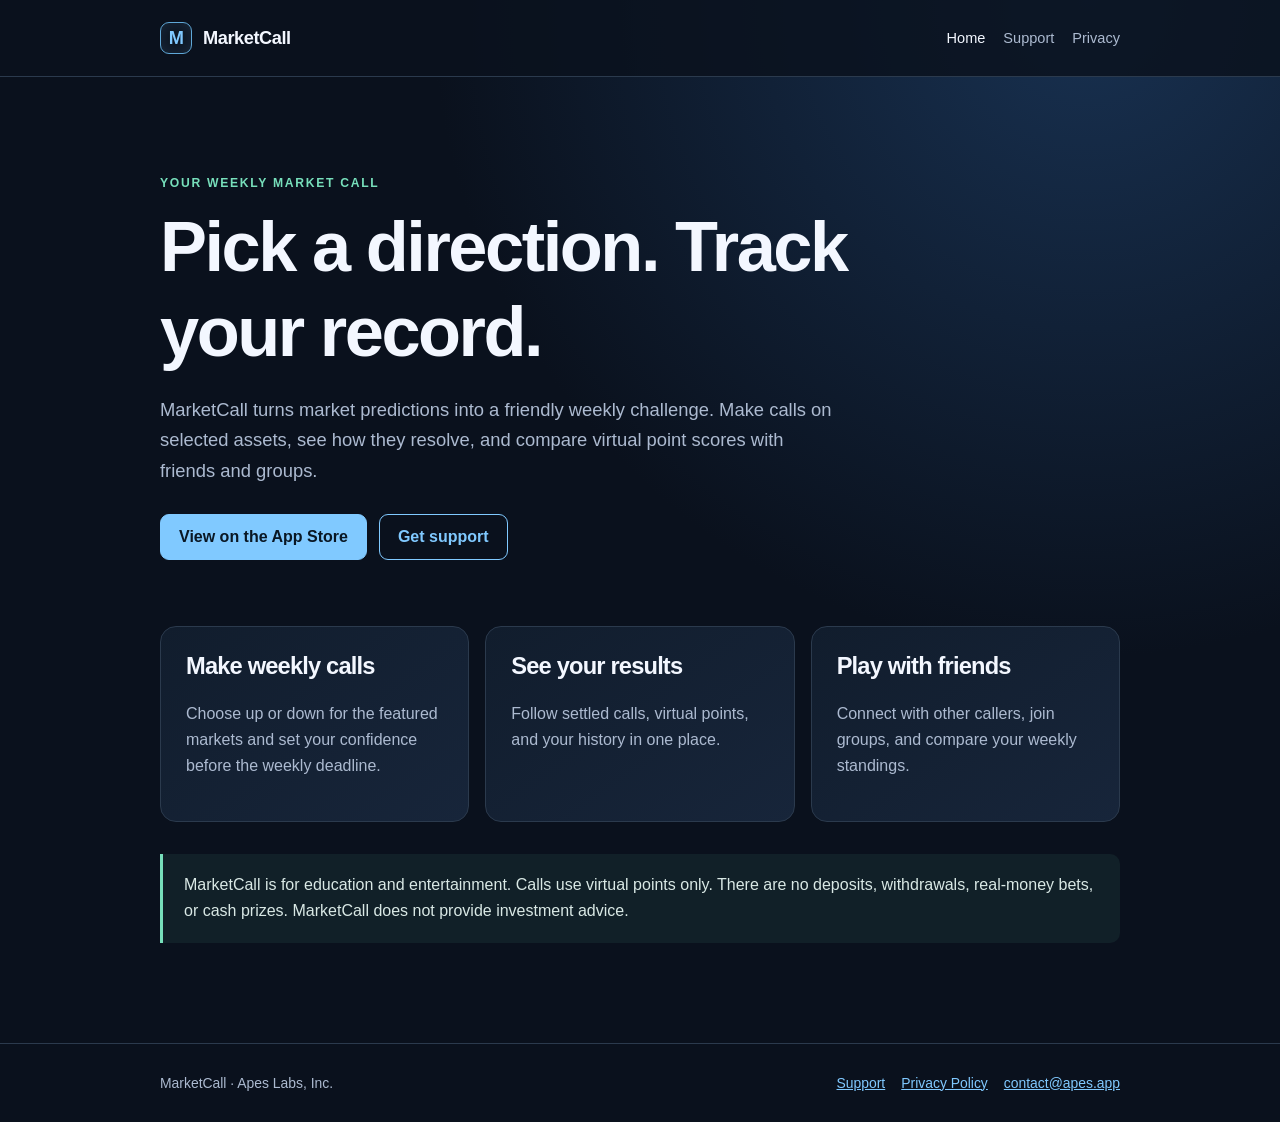
<file: index.html>
<!doctype html>
<html lang="en">
<head>
  <meta charset="utf-8">
  <meta name="viewport" content="width=device-width, initial-scale=1">
  <meta name="description" content="MarketCall is a social market prediction app. Make weekly calls, follow your score, and compete with friends using virtual points.">
  <title>MarketCall — Make your call</title>
  <link rel="stylesheet" href="./styles.css">
</head>
<body>
  <header class="site-header"><div class="shell nav">
    <a class="brand" href="./"><span class="brand-mark" aria-hidden="true">M</span>MarketCall</a>
    <nav class="nav-links" aria-label="Main navigation"><a href="./" aria-current="page">Home</a><a href="./support/">Support</a><a href="./privacy/">Privacy</a></nav>
  </div></header>
  <main class="shell">
    <section class="hero">
      <p class="eyebrow">Your weekly market call</p>
      <h1>Pick a direction. Track your record.</h1>
      <p class="lead">MarketCall turns market predictions into a friendly weekly challenge. Make calls on selected assets, see how they resolve, and compare virtual point scores with friends and groups.</p>
      <div class="actions"><a class="button" href="https://apps.apple.com/app/id6794476235">View on the App Store</a><a class="button secondary" href="./support/">Get support</a></div>
    </section>
    <section class="grid" aria-label="Features">
      <div class="card"><h2>Make weekly calls</h2><p>Choose up or down for the featured markets and set your confidence before the weekly deadline.</p></div>
      <div class="card"><h2>See your results</h2><p>Follow settled calls, virtual points, and your history in one place.</p></div>
      <div class="card"><h2>Play with friends</h2><p>Connect with other callers, join groups, and compare your weekly standings.</p></div>
    </section>
    <p class="notice" style="margin-top:32px">MarketCall is for education and entertainment. Calls use virtual points only. There are no deposits, withdrawals, real-money bets, or cash prizes. MarketCall does not provide investment advice.</p>
  </main>
  <footer class="site-footer"><div class="shell footer-row"><span>MarketCall · Apes Labs, Inc.</span><nav class="footer-links" aria-label="Footer"><a href="./support/">Support</a><a href="./privacy/">Privacy Policy</a><a href="mailto:contact@apes.app">contact@apes.app</a></nav></div></footer>
</body>
</html>
</file>
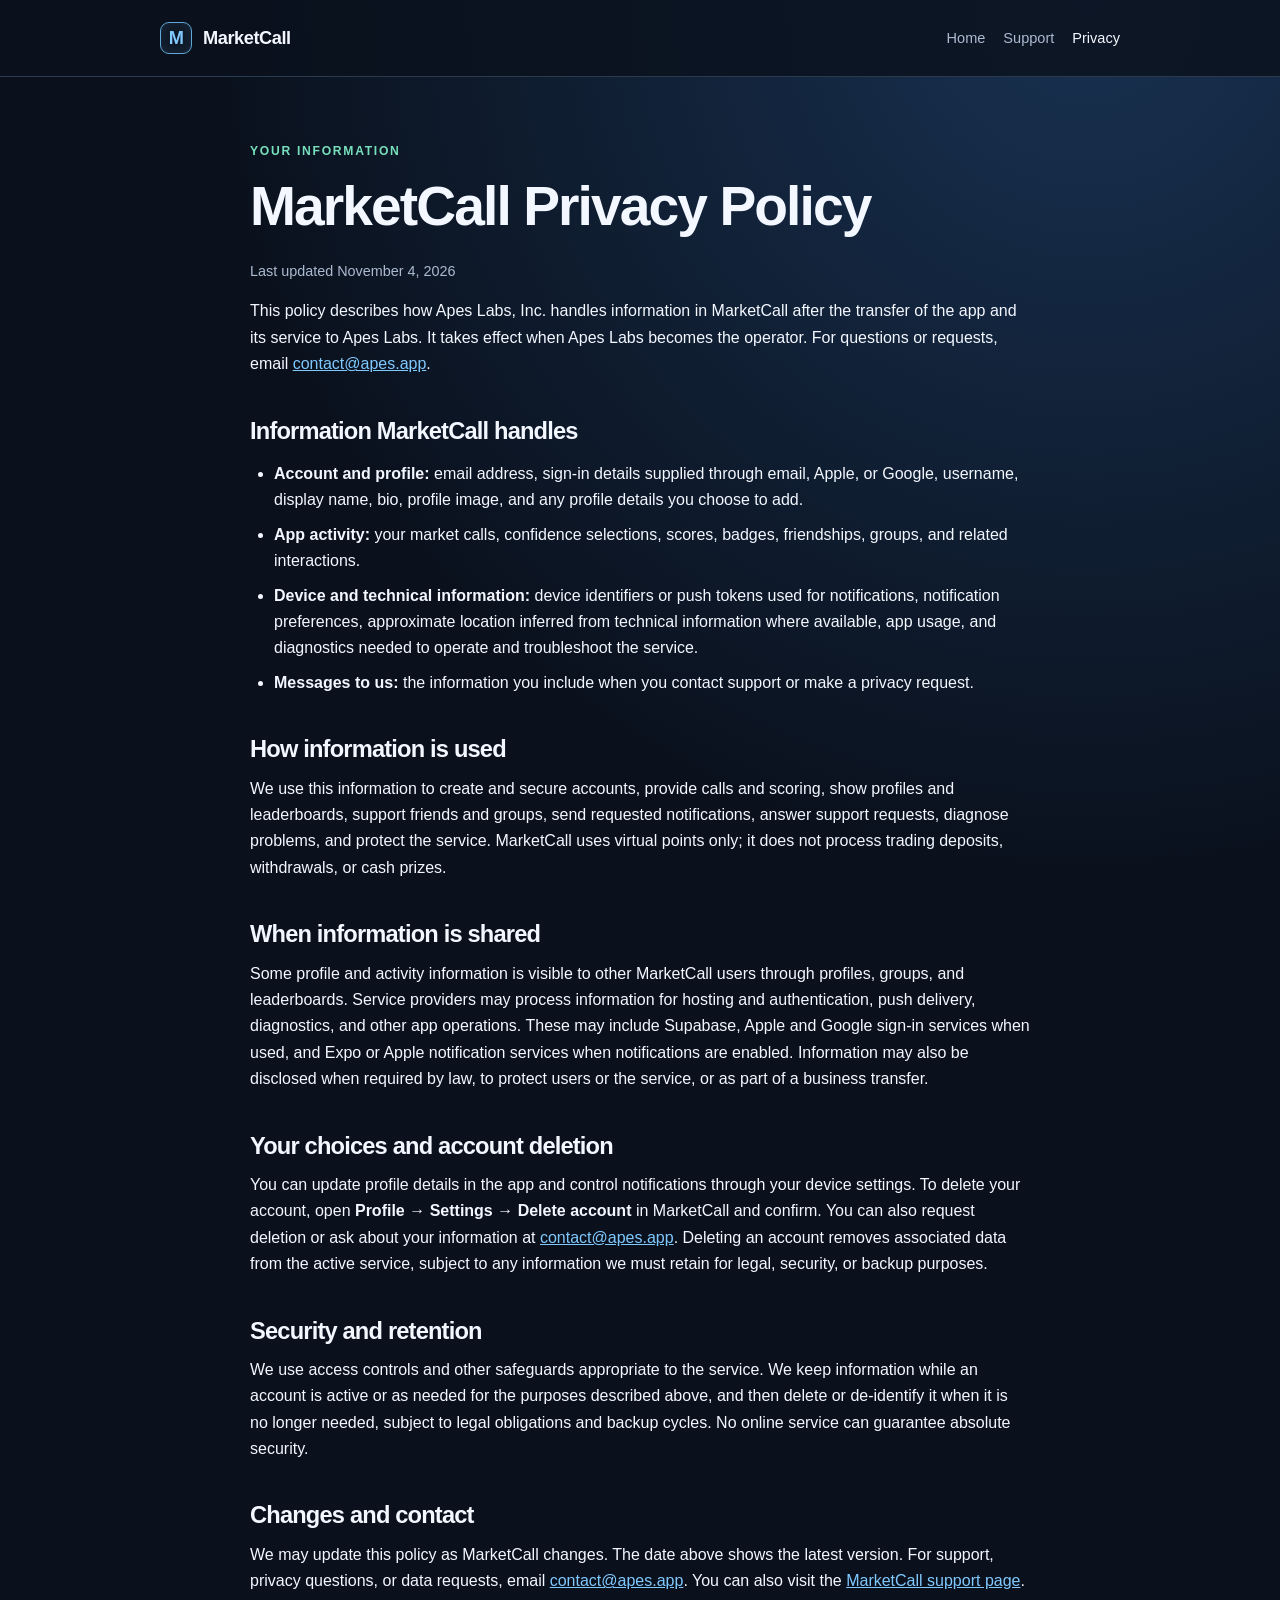
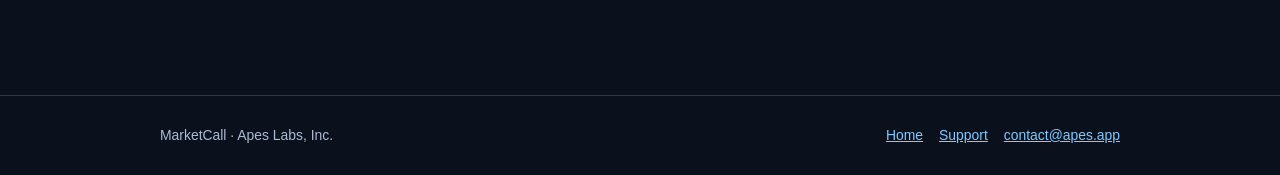
<file: privacy/index.html>
<!doctype html>
<html lang="en">
<head>
  <meta charset="utf-8">
  <meta name="viewport" content="width=device-width, initial-scale=1">
  <meta name="description" content="MarketCall Privacy Policy: information collected, how it is used, and how to request deletion.">
  <title>Privacy Policy — MarketCall</title>
  <link rel="stylesheet" href="../styles.css">
</head>
<body>
  <header class="site-header"><div class="shell nav">
    <a class="brand" href="../"><span class="brand-mark" aria-hidden="true">M</span>MarketCall</a>
    <nav class="nav-links" aria-label="Main navigation"><a href="../">Home</a><a href="../support/">Support</a><a href="./" aria-current="page">Privacy</a></nav>
  </div></header>
  <main class="shell article">
    <p class="eyebrow">Your information</p>
    <h1>MarketCall Privacy Policy</h1>
    <p class="fine-print">Last updated November 4, 2026</p>
    <p>This policy describes how Apes Labs, Inc. handles information in MarketCall after the transfer of the app and its service to Apes Labs. It takes effect when Apes Labs becomes the operator. For questions or requests, email <a href="mailto:contact@apes.app?subject=MarketCall%20privacy">contact@apes.app</a>.</p>
    <h2>Information MarketCall handles</h2>
    <ul>
      <li><strong>Account and profile:</strong> email address, sign-in details supplied through email, Apple, or Google, username, display name, bio, profile image, and any profile details you choose to add.</li>
      <li><strong>App activity:</strong> your market calls, confidence selections, scores, badges, friendships, groups, and related interactions.</li>
      <li><strong>Device and technical information:</strong> device identifiers or push tokens used for notifications, notification preferences, approximate location inferred from technical information where available, app usage, and diagnostics needed to operate and troubleshoot the service.</li>
      <li><strong>Messages to us:</strong> the information you include when you contact support or make a privacy request.</li>
    </ul>
    <h2>How information is used</h2>
    <p>We use this information to create and secure accounts, provide calls and scoring, show profiles and leaderboards, support friends and groups, send requested notifications, answer support requests, diagnose problems, and protect the service. MarketCall uses virtual points only; it does not process trading deposits, withdrawals, or cash prizes.</p>
    <h2>When information is shared</h2>
    <p>Some profile and activity information is visible to other MarketCall users through profiles, groups, and leaderboards. Service providers may process information for hosting and authentication, push delivery, diagnostics, and other app operations. These may include Supabase, Apple and Google sign-in services when used, and Expo or Apple notification services when notifications are enabled. Information may also be disclosed when required by law, to protect users or the service, or as part of a business transfer.</p>
    <h2>Your choices and account deletion</h2>
    <p>You can update profile details in the app and control notifications through your device settings. To delete your account, open <strong>Profile → Settings → Delete account</strong> in MarketCall and confirm. You can also request deletion or ask about your information at <a href="mailto:contact@apes.app?subject=MarketCall%20privacy%20request">contact@apes.app</a>. Deleting an account removes associated data from the active service, subject to any information we must retain for legal, security, or backup purposes.</p>
    <h2>Security and retention</h2>
    <p>We use access controls and other safeguards appropriate to the service. We keep information while an account is active or as needed for the purposes described above, and then delete or de-identify it when it is no longer needed, subject to legal obligations and backup cycles. No online service can guarantee absolute security.</p>
    <h2>Changes and contact</h2>
    <p>We may update this policy as MarketCall changes. The date above shows the latest version. For support, privacy questions, or data requests, email <a href="mailto:contact@apes.app?subject=MarketCall%20privacy">contact@apes.app</a>. You can also visit the <a href="../support/">MarketCall support page</a>.</p>
  </main>
  <footer class="site-footer"><div class="shell footer-row"><span>MarketCall · Apes Labs, Inc.</span><nav class="footer-links" aria-label="Footer"><a href="../">Home</a><a href="../support/">Support</a><a href="mailto:contact@apes.app">contact@apes.app</a></nav></div></footer>
</body>
</html>
</file>
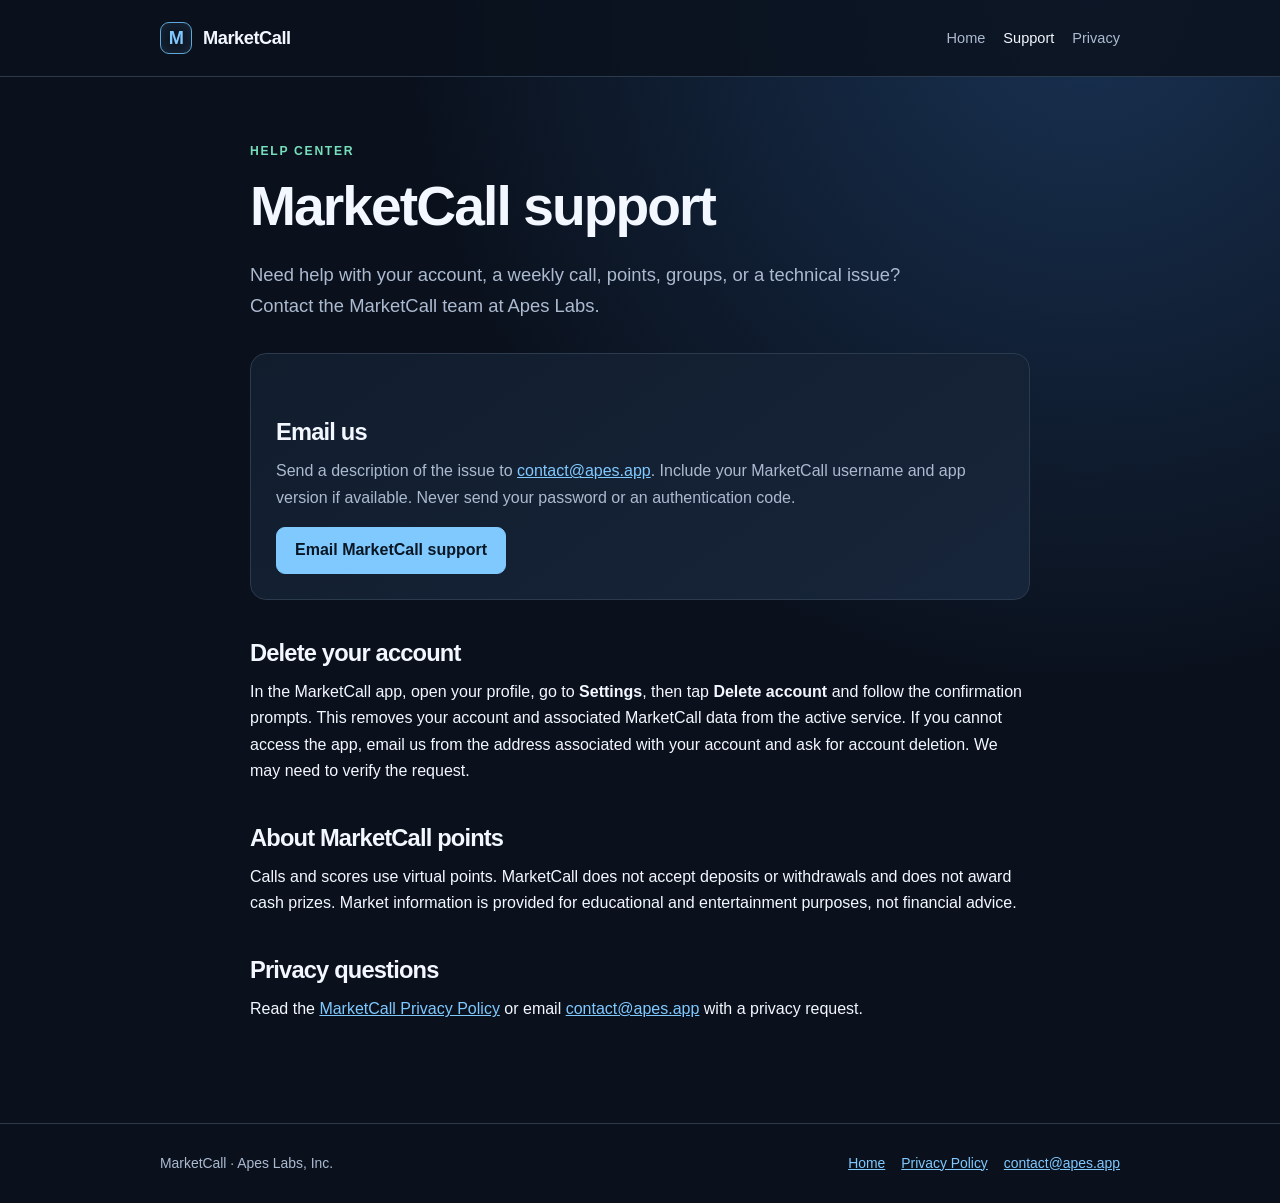
<file: support/index.html>
<!doctype html>
<html lang="en">
<head>
  <meta charset="utf-8">
  <meta name="viewport" content="width=device-width, initial-scale=1">
  <meta name="description" content="MarketCall support, account help, and account deletion information.">
  <title>Support — MarketCall</title>
  <link rel="stylesheet" href="../styles.css">
</head>
<body>
  <header class="site-header"><div class="shell nav">
    <a class="brand" href="../"><span class="brand-mark" aria-hidden="true">M</span>MarketCall</a>
    <nav class="nav-links" aria-label="Main navigation"><a href="../">Home</a><a href="./" aria-current="page">Support</a><a href="../privacy/">Privacy</a></nav>
  </div></header>
  <main class="shell article">
    <p class="eyebrow">Help center</p>
    <h1>MarketCall support</h1>
    <p class="lead">Need help with your account, a weekly call, points, groups, or a technical issue? Contact the MarketCall team at Apes Labs.</p>
    <div class="card"><h2>Email us</h2><p>Send a description of the issue to <a href="mailto:contact@apes.app?subject=MarketCall%20support">contact@apes.app</a>. Include your MarketCall username and app version if available. Never send your password or an authentication code.</p><a class="button" href="mailto:contact@apes.app?subject=MarketCall%20support">Email MarketCall support</a></div>
    <h2>Delete your account</h2>
    <p>In the MarketCall app, open your profile, go to <strong>Settings</strong>, then tap <strong>Delete account</strong> and follow the confirmation prompts. This removes your account and associated MarketCall data from the active service. If you cannot access the app, email us from the address associated with your account and ask for account deletion. We may need to verify the request.</p>
    <h2>About MarketCall points</h2>
    <p>Calls and scores use virtual points. MarketCall does not accept deposits or withdrawals and does not award cash prizes. Market information is provided for educational and entertainment purposes, not financial advice.</p>
    <h2>Privacy questions</h2>
    <p>Read the <a href="../privacy/">MarketCall Privacy Policy</a> or email <a href="mailto:contact@apes.app?subject=MarketCall%20privacy">contact@apes.app</a> with a privacy request.</p>
  </main>
  <footer class="site-footer"><div class="shell footer-row"><span>MarketCall · Apes Labs, Inc.</span><nav class="footer-links" aria-label="Footer"><a href="../">Home</a><a href="../privacy/">Privacy Policy</a><a href="mailto:contact@apes.app">contact@apes.app</a></nav></div></footer>
</body>
</html>
</file>
<file: styles.css>
:root {
  color-scheme: dark;
  --bg: #0a111d;
  --panel: #111d2d;
  --panel-2: #17253a;
  --line: #2b3a4d;
  --text: #f3f7ff;
  --muted: #acbad0;
  --blue: #80c9ff;
  --green: #77dfbb;
  font-family: -apple-system, BlinkMacSystemFont, "Segoe UI", sans-serif;
}
* { box-sizing: border-box; }
html { scroll-behavior: smooth; }
body { margin: 0; background: radial-gradient(circle at 85% 0, #183151 0, var(--bg) 42%); color: var(--text); line-height: 1.65; }
a { color: var(--blue); }
a:hover { color: #b9e2ff; }
.shell { width: min(100% - 36px, 960px); margin-inline: auto; }
.site-header { border-bottom: 1px solid var(--line); background: rgba(10, 17, 29, .83); }
.nav { min-height: 76px; display: flex; align-items: center; justify-content: space-between; gap: 20px; }
.brand { display: inline-flex; align-items: center; gap: 11px; color: var(--text); text-decoration: none; font-size: 1.14rem; font-weight: 750; letter-spacing: -.025em; }
.brand-mark { width: 32px; height: 32px; display: grid; place-items: center; border: 1px solid #5fa8d8; border-radius: 9px; color: var(--blue); font-weight: 800; box-shadow: inset 0 0 18px rgba(128, 201, 255, .15); }
.nav-links { display: flex; flex-wrap: wrap; gap: 18px; font-size: .91rem; }
.nav-links a { color: var(--muted); text-decoration: none; }
.nav-links a:hover, .nav-links a[aria-current="page"] { color: var(--text); }
main { padding-block: 64px 84px; }
.eyebrow { margin: 0 0 12px; color: var(--green); text-transform: uppercase; font-size: .76rem; font-weight: 750; letter-spacing: .14em; }
h1, h2, h3 { line-height: 1.2; letter-spacing: -.035em; }
h1 { margin: 0 0 21px; max-width: 780px; font-size: clamp(2.35rem, 6vw, 4.4rem); }
h2 { margin-top: 0; font-size: 1.48rem; }
h3 { margin: 0 0 7px; font-size: 1.04rem; }
p { margin-top: 0; }
.lead { max-width: 680px; color: var(--muted); font-size: 1.15rem; }
.hero { padding-block: 32px 66px; }
.actions { display: flex; flex-wrap: wrap; gap: 12px; margin-top: 28px; }
.button { display: inline-flex; align-items: center; justify-content: center; min-height: 44px; padding: 9px 18px; border: 1px solid var(--blue); border-radius: 9px; background: var(--blue); color: #091724; font-weight: 700; text-decoration: none; }
.button:hover { color: #091724; background: #b9e2ff; }
.button.secondary { background: transparent; color: var(--blue); }
.button.secondary:hover { color: #b9e2ff; }
.grid { display: grid; grid-template-columns: repeat(3, minmax(0, 1fr)); gap: 16px; }
.card { padding: 25px; background: linear-gradient(145deg, var(--panel), var(--panel-2)); border: 1px solid var(--line); border-radius: 16px; }
.card p, .muted { color: var(--muted); }
.notice { border-left: 3px solid var(--green); padding: 18px 21px; background: rgba(119, 223, 187, .07); color: #d9e8e5; border-radius: 0 10px 10px 0; }
.article { max-width: 780px; }
.article h1 { font-size: clamp(2.25rem, 5vw, 3.45rem); }
.article h2 { margin: 39px 0 12px; }
.article ul { padding-left: 24px; }
.article li { margin-block: 8px; }
.article .card { margin-block: 32px; }
.fine-print { color: var(--muted); font-size: .9rem; }
.site-footer { padding-block: 28px; border-top: 1px solid var(--line); color: var(--muted); font-size: .87rem; }
.footer-row { display: flex; justify-content: space-between; gap: 18px; flex-wrap: wrap; }
.footer-links { display: flex; gap: 16px; flex-wrap: wrap; }
@media (max-width: 650px) {
  .nav { align-items: flex-start; flex-direction: column; padding-block: 15px; gap: 10px; }
  .grid { grid-template-columns: 1fr; }
  main { padding-block: 43px 64px; }
  .hero { padding-block: 20px 45px; }
}
</file>
